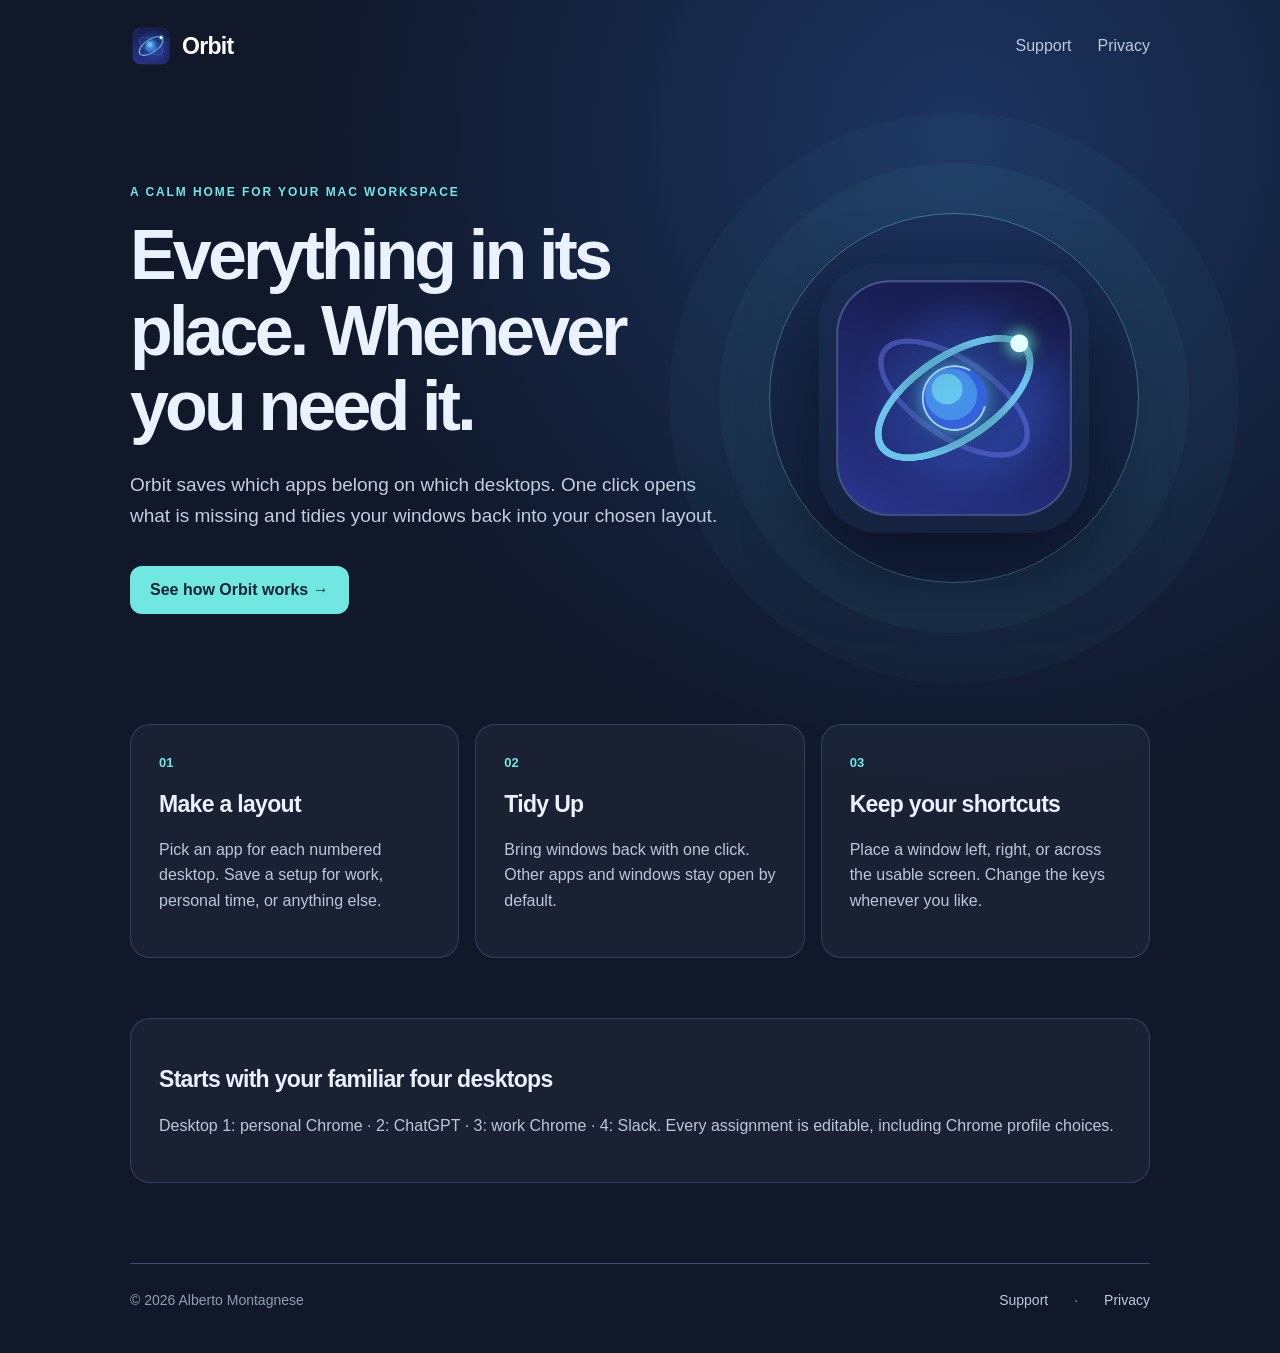
<file: index.html>
<!doctype html>
<html lang="en">
<head>
  <meta charset="utf-8">
  <meta name="viewport" content="width=device-width, initial-scale=1">
  <meta name="theme-color" content="#10182a">
  <title>Orbit — Desktop Layouts for Mac</title>
  <meta name="description" content="Save your favorite Mac desktop layouts and put your windows back with one click.">
  <link rel="icon" href="orbit-icon.png">
  <link rel="stylesheet" href="style.css">
</head>
<body>
  <div class="shell">
    <header class="site-header"><a class="brand" href="index.html"><img src="orbit-icon.png" alt="" width="42" height="42"> Orbit</a><nav><a href="support.html">Support</a><a href="privacy.html">Privacy</a></nav></header>
    <main>
      <section class="hero">
        <div><span class="eyebrow">A calm home for your Mac workspace</span><h1>Everything in its place. Whenever you need it.</h1><p>Orbit saves which apps belong on which desktops. One click opens what is missing and tidies your windows back into your chosen layout.</p><a class="button" href="support.html">See how Orbit works →</a></div>
        <div class="hero-art" aria-hidden="true"><img src="orbit-icon.png" alt=""><div class="orbit-ring"></div></div>
      </section>
      <section class="features" aria-label="Features"><article><span>01</span><h2>Make a layout</h2><p>Pick an app for each numbered desktop. Save a setup for work, personal time, or anything else.</p></article><article><span>02</span><h2>Tidy Up</h2><p>Bring windows back with one click. Other apps and windows stay open by default.</p></article><article><span>03</span><h2>Keep your shortcuts</h2><p>Place a window left, right, or across the usable screen. Change the keys whenever you like.</p></article></section>
      <section class="note"><h2>Starts with your familiar four desktops</h2><p>Desktop 1: personal Chrome · 2: ChatGPT · 3: work Chrome · 4: Slack. Every assignment is editable, including Chrome profile choices.</p></section>
    </main>
    <footer><span>© 2026 Alberto Montagnese</span><span><a href="support.html">Support</a> · <a href="privacy.html">Privacy</a></span></footer>
  </div>
</body>
</html>
</file>
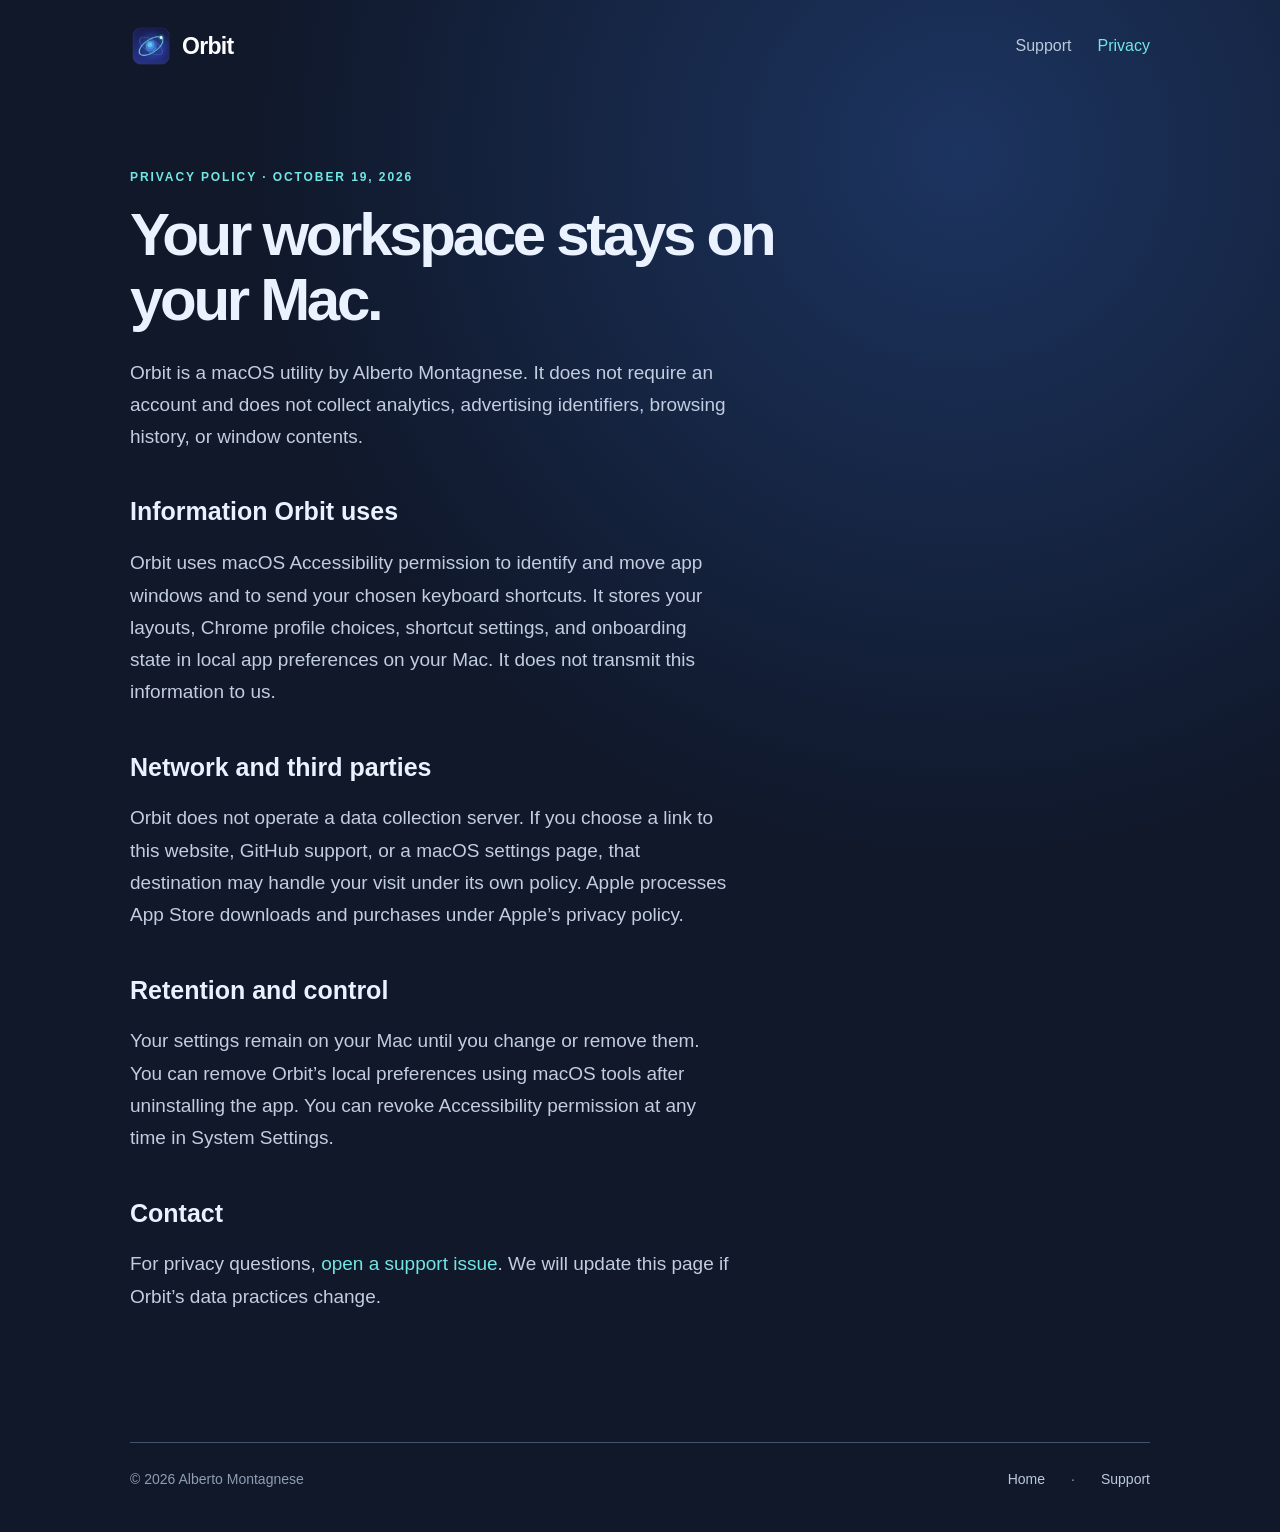
<file: privacy.html>
<!doctype html>
<html lang="en"><head><meta charset="utf-8"><meta name="viewport" content="width=device-width, initial-scale=1"><meta name="theme-color" content="#10182a"><title>Orbit Privacy Policy</title><link rel="icon" href="orbit-icon.png"><link rel="stylesheet" href="style.css"></head>
<body><div class="shell"><header class="site-header"><a class="brand" href="index.html"><img src="orbit-icon.png" alt="" width="42" height="42"> Orbit</a><nav><a href="support.html">Support</a><a href="privacy.html" aria-current="page">Privacy</a></nav></header><main class="content"><span class="eyebrow">Privacy policy · October 19, 2026</span><h1>Your workspace stays on your Mac.</h1><p>Orbit is a macOS utility by Alberto Montagnese. It does not require an account and does not collect analytics, advertising identifiers, browsing history, or window contents.</p><h2>Information Orbit uses</h2><p>Orbit uses macOS Accessibility permission to identify and move app windows and to send your chosen keyboard shortcuts. It stores your layouts, Chrome profile choices, shortcut settings, and onboarding state in local app preferences on your Mac. It does not transmit this information to us.</p><h2>Network and third parties</h2><p>Orbit does not operate a data collection server. If you choose a link to this website, GitHub support, or a macOS settings page, that destination may handle your visit under its own policy. Apple processes App Store downloads and purchases under Apple’s privacy policy.</p><h2>Retention and control</h2><p>Your settings remain on your Mac until you change or remove them. You can remove Orbit’s local preferences using macOS tools after uninstalling the app. You can revoke Accessibility permission at any time in System Settings.</p><h2>Contact</h2><p>For privacy questions, <a href="https://github.com/albertomontagnese/orbit-macos-site/issues/new">open a support issue</a>. We will update this page if Orbit’s data practices change.</p></main><footer><span>© 2026 Alberto Montagnese</span><span><a href="index.html">Home</a> · <a href="support.html">Support</a></span></footer></div></body></html>
</file>
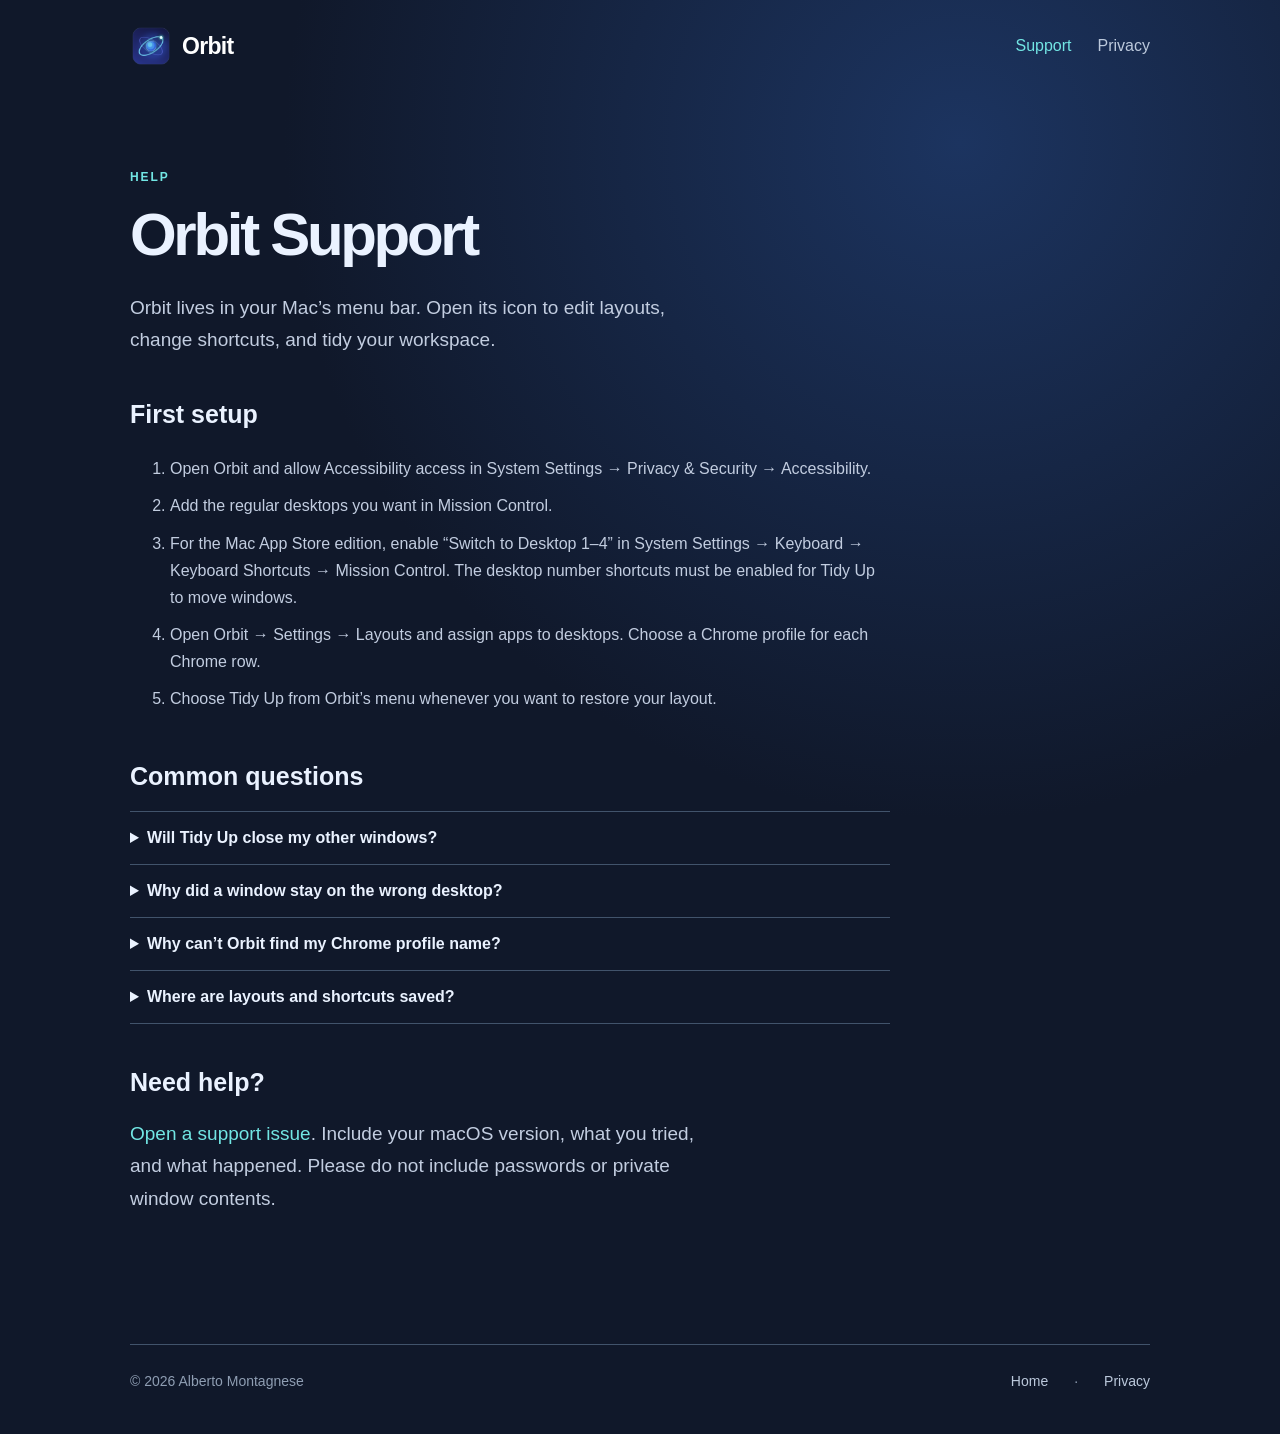
<file: support.html>
<!doctype html>
<html lang="en"><head><meta charset="utf-8"><meta name="viewport" content="width=device-width, initial-scale=1"><meta name="theme-color" content="#10182a"><title>Orbit Support</title><link rel="icon" href="orbit-icon.png"><link rel="stylesheet" href="style.css"></head>
<body><div class="shell"><header class="site-header"><a class="brand" href="index.html"><img src="orbit-icon.png" alt="" width="42" height="42"> Orbit</a><nav><a href="support.html" aria-current="page">Support</a><a href="privacy.html">Privacy</a></nav></header><main class="content"><span class="eyebrow">Help</span><h1>Orbit Support</h1><p>Orbit lives in your Mac’s menu bar. Open its icon to edit layouts, change shortcuts, and tidy your workspace.</p>
<h2>First setup</h2><ol><li>Open Orbit and allow Accessibility access in System Settings → Privacy &amp; Security → Accessibility.</li><li>Add the regular desktops you want in Mission Control.</li><li>For the Mac App Store edition, enable “Switch to Desktop 1–4” in System Settings → Keyboard → Keyboard Shortcuts → Mission Control. The desktop number shortcuts must be enabled for Tidy Up to move windows.</li><li>Open Orbit → Settings → Layouts and assign apps to desktops. Choose a Chrome profile for each Chrome row.</li><li>Choose Tidy Up from Orbit’s menu whenever you want to restore your layout.</li></ol>
<h2>Common questions</h2><details><summary>Will Tidy Up close my other windows?</summary><p>No. Ordinary Tidy Up keeps other apps and windows open. “Tidy Up &amp; Close Extra Windows…” is a separate action that asks for confirmation.</p></details><details><summary>Why did a window stay on the wrong desktop?</summary><p>Check that the desktop exists, that the matching Mission Control desktop shortcut is enabled, and that Orbit has Accessibility permission. The Mac App Store edition uses macOS window dragging and desktop switching. Some apps or windows may refuse to move.</p></details><details><summary>Why can’t Orbit find my Chrome profile name?</summary><p>In the Mac App Store edition, choose the corresponding Chrome profile number. App Sandbox prevents Orbit from reading Chrome’s profile database directly.</p></details><details><summary>Where are layouts and shortcuts saved?</summary><p>They are saved on this Mac in Orbit’s local app preferences. Orbit does not require an account or sync them between Macs.</p></details>
<h2>Need help?</h2><p><a href="https://github.com/albertomontagnese/orbit-macos-site/issues/new">Open a support issue</a>. Include your macOS version, what you tried, and what happened. Please do not include passwords or private window contents.</p></main><footer><span>© 2026 Alberto Montagnese</span><span><a href="index.html">Home</a> · <a href="privacy.html">Privacy</a></span></footer></div></body></html>
</file>
<file: style.css>
:root{font-family:-apple-system,BlinkMacSystemFont,"Segoe UI",sans-serif;color:#eaf2ff;background:#10182a;font-synthesis:none}*{box-sizing:border-box}body{margin:0;background:radial-gradient(circle at 75% 10%,#1c3460 0,#10182a 42%);min-height:100vh}a{color:#72e6e4;text-decoration:none}a:hover{text-decoration:underline}.shell{max-width:1080px;margin:0 auto;padding:0 30px}.site-header,footer{display:flex;align-items:center;justify-content:space-between;gap:20px}.site-header{height:92px}.site-header nav,footer span:last-child{display:flex;gap:26px}.site-header nav a,footer a{color:#bcc9dc}.site-header nav a[aria-current=page]{color:#72e6e4}.brand{display:flex;align-items:center;gap:10px;color:#fff;font-weight:700;font-size:23px;letter-spacing:-.03em}.brand img{border-radius:10px}.hero{display:grid;grid-template-columns:1.2fr .8fr;align-items:center;gap:40px;padding:90px 0 110px}.eyebrow{text-transform:uppercase;letter-spacing:.16em;color:#72e6e4;font-weight:700;font-size:12px}.hero h1,.content h1{font-size:clamp(42px,5.5vw,70px);line-height:1.08;letter-spacing:-.055em;margin:18px 0 24px}.hero p,.content>p{font-size:19px;line-height:1.65;color:#c2cde0;max-width:600px}.button{display:inline-block;background:#71e7e2;color:#102238;border-radius:12px;padding:15px 20px;margin-top:16px;font-weight:700}.button:hover{background:#a8f5f0;text-decoration:none}.hero-art{position:relative;display:grid;place-items:center;min-height:320px}.hero-art>img{width:min(270px,70%);height:auto;border-radius:60px;box-shadow:0 30px 70px #050b18a0;position:relative;z-index:1}.orbit-ring{position:absolute;width:370px;height:370px;max-width:100%;border:1px solid #71e7e265;border-radius:50%;box-shadow:0 0 0 50px #71e7e20a,0 0 0 100px #71e7e207}.features{display:grid;grid-template-columns:repeat(3,1fr);gap:16px;padding-bottom:60px}.features article,.note{border:1px solid #45608780;background:#ffffff0b;border-radius:20px;padding:28px}.features span{color:#72e6e4;font-size:13px;font-weight:700}.features h2,.note h2{font-size:23px;letter-spacing:-.03em}.features p,.note p{color:#bac7db;line-height:1.6}.note{margin-bottom:80px}.content{max-width:760px;padding:75px 0 110px}.content h1{font-size:clamp(38px,5vw,60px)}.content h2{font-size:25px;margin-top:44px}.content p,.content li{color:#c2cde0;line-height:1.7}.content li{padding:5px 0}.content details{border-top:1px solid #41536b;padding:17px 0}.content details:last-of-type{border-bottom:1px solid #41536b}.content summary{font-weight:650;cursor:pointer}.content details p{margin-bottom:0}footer{border-top:1px solid #41536b;padding:28px 0 45px;color:#8f9eb3;font-size:14px}@media(max-width:700px){.shell{padding:0 20px}.site-header{height:76px}.site-header nav{gap:15px}.hero{grid-template-columns:1fr;padding:65px 0}.hero-art{min-height:250px;grid-row:1}.hero-art>img{width:180px;border-radius:40px}.orbit-ring{width:260px;height:260px}.features{grid-template-columns:1fr}.content{padding:55px 0 80px}footer{align-items:flex-start;flex-direction:column}}
</file>
